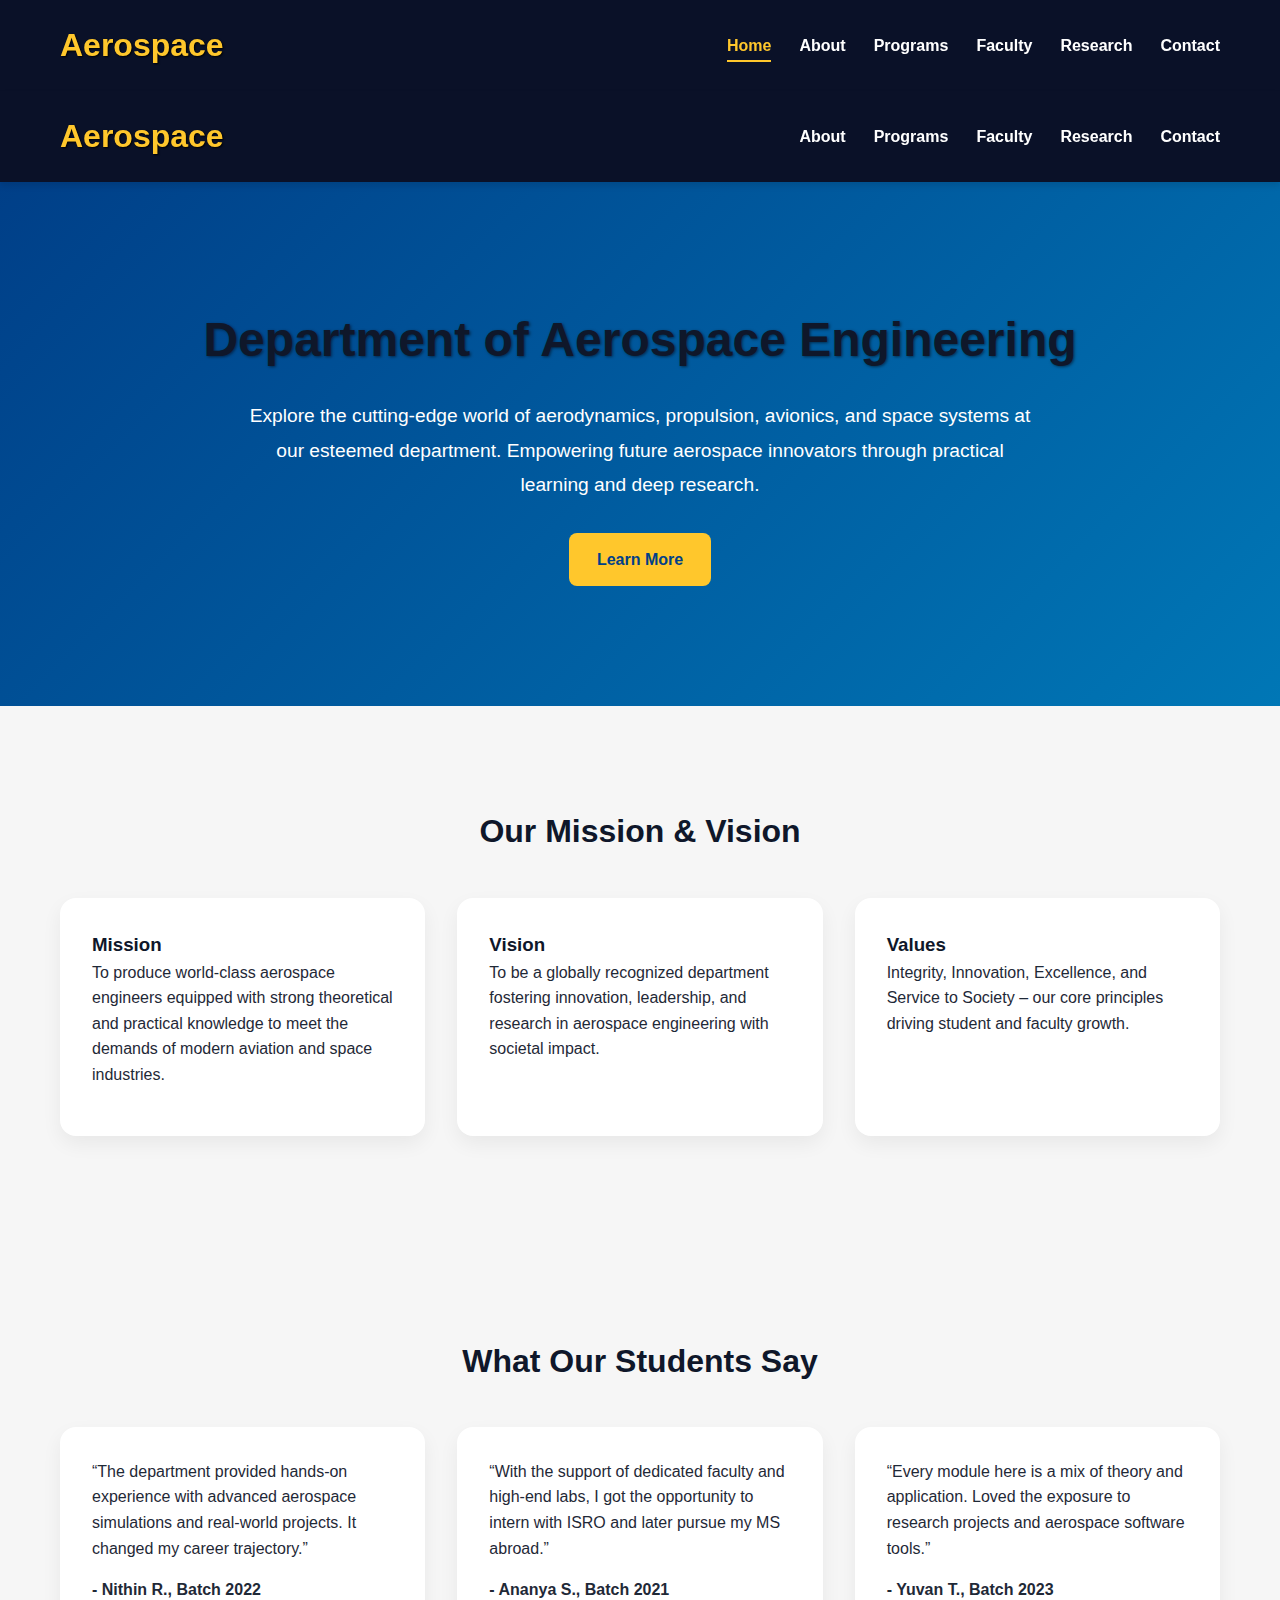
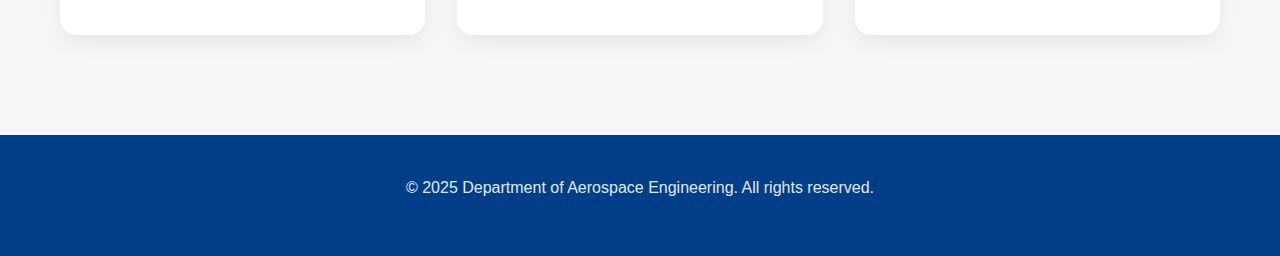
<file: index.html>
<!DOCTYPE html>
<html lang="en">
<head>
  <meta charset="UTF-8" />
  <meta name="viewport" content="width=device-width, initial-scale=1.0"/>
  <title>Department of Aerospace Engineering</title>
  <link rel="stylesheet" href="style.css" />
</head>
<body>
  <div id="navbar"></div>
  <!-- Navigation -->
  <header class="main-nav">
    <div class="nav-container">
      <a href="index.html" class="logo">Aerospace</a>
      <ul class="nav-links">
        <li><a href="about.html">About</a></li>
        <li><a href="programs.html">Programs</a></li>
        <li><a href="faculty.html">Faculty</a></li>
        <li><a href="research.html">Research</a></li>
        <li><a href="contact.html">Contact</a></li>
      </ul>
    </div>
  </header>

  <!-- Hero Section -->
  <section class="hero">
    <h1>Department of Aerospace Engineering</h1>
    <p>
      Explore the cutting-edge world of aerodynamics, propulsion, avionics, and space systems at our esteemed department. Empowering future aerospace innovators through practical learning and deep research.
    </p>
    <a href="about.html" class="hero-button">Learn More</a>
  </section>

  <!-- Mission & Vision -->
  <section>
    <div class="container">
      <h2>Our Mission & Vision</h2>
      <div class="grid-3">
        <div class="box">
          <h3>Mission</h3>
          <p>
            To produce world-class aerospace engineers equipped with strong theoretical and practical knowledge to meet the demands of modern aviation and space industries.
          </p>
        </div>
        <div class="box">
          <h3>Vision</h3>
          <p>
            To be a globally recognized department fostering innovation, leadership, and research in aerospace engineering with societal impact.
          </p>
        </div>
        <div class="box">
          <h3>Values</h3>
          <p>
            Integrity, Innovation, Excellence, and Service to Society – our core principles driving student and faculty growth.
          </p>
        </div>
      </div>
    </div>
  </section>

  <!-- Testimonials -->
  <section>
    <div class="container">
      <h2>What Our Students Say</h2>
      <div class="grid-3">
        <div class="box">
          <p>
            “The department provided hands-on experience with advanced aerospace simulations and real-world projects. It changed my career trajectory.”
          </p>
          <strong>- Nithin R., Batch 2022</strong>
        </div>
        <div class="box">
          <p>
            “With the support of dedicated faculty and high-end labs, I got the opportunity to intern with ISRO and later pursue my MS abroad.”
          </p>
          <strong>- Ananya S., Batch 2021</strong>
        </div>
        <div class="box">
          <p>
            “Every module here is a mix of theory and application. Loved the exposure to research projects and aerospace software tools.”
          </p>
          <strong>- Yuvan T., Batch 2023</strong>
        </div>
      </div>
    </div>
  </section>

  <!-- Footer -->
  <footer>
    <div class="footer-container">
      <p>&copy; 2025 Department of Aerospace Engineering. All rights reserved.</p>
    </div>
  </footer>

  <script src="navbar.js"></script>
</body>
</html>
</file>
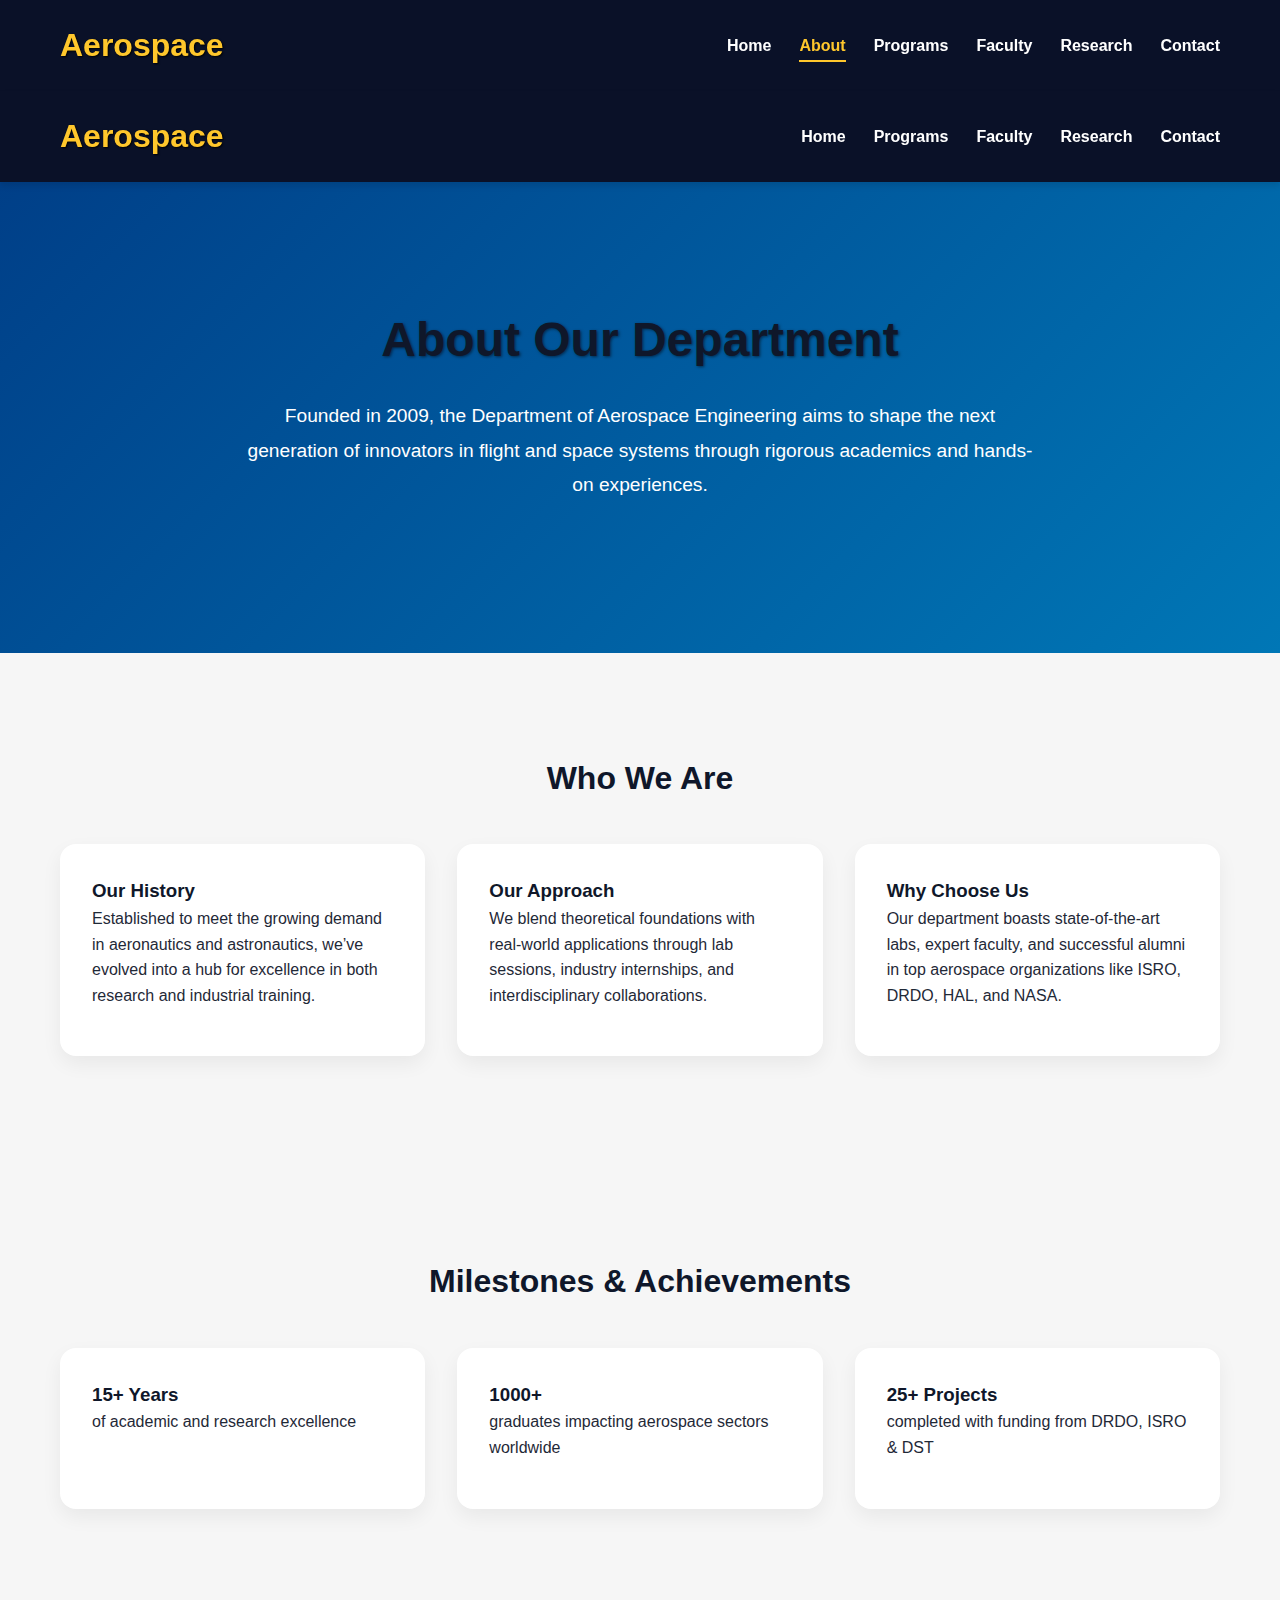
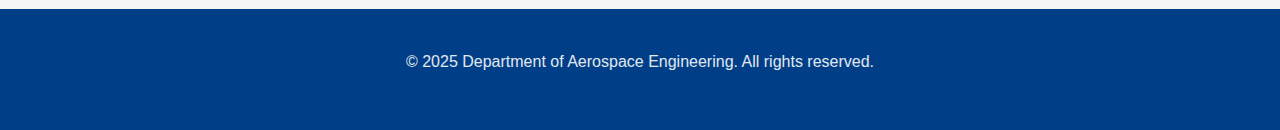
<file: about.html>
<!DOCTYPE html>
<html lang="en">
<head>
  <meta charset="UTF-8" />
  <meta name="viewport" content="width=device-width, initial-scale=1.0"/>
  <title>About | Aerospace Engineering</title>
  <link rel="stylesheet" href="style.css" />
</head>
<body>
    <div id="navbar"></div>
  <!-- Navigation -->
  <header class="main-nav">
    <div class="nav-container">
      <a href="index.html" class="logo">Aerospace</a>
      <ul class="nav-links">
        <li><a href="index.html">Home</a></li>
        <li><a href="programs.html">Programs</a></li>
        <li><a href="faculty.html">Faculty</a></li>
        <li><a href="research.html">Research</a></li>
        <li><a href="contact.html">Contact</a></li>
      </ul>
    </div>
  </header>

  <!-- About Hero -->
  <section class="hero">
    <h1>About Our Department</h1>
    <p>
      Founded in 2009, the Department of Aerospace Engineering aims to shape the next generation of innovators in flight and space systems through rigorous academics and hands-on experiences.
    </p>
  </section>

  <!-- Department Overview -->
  <section>
    <div class="container">
      <h2>Who We Are</h2>
      <div class="grid-3">
        <div class="box">
          <h3>Our History</h3>
          <p>
            Established to meet the growing demand in aeronautics and astronautics, we’ve evolved into a hub for excellence in both research and industrial training.
          </p>
        </div>
        <div class="box">
          <h3>Our Approach</h3>
          <p>
            We blend theoretical foundations with real-world applications through lab sessions, industry internships, and interdisciplinary collaborations.
          </p>
        </div>
        <div class="box">
          <h3>Why Choose Us</h3>
          <p>
            Our department boasts state-of-the-art labs, expert faculty, and successful alumni in top aerospace organizations like ISRO, DRDO, HAL, and NASA.
          </p>
        </div>
      </div>
    </div>
  </section>

  <!-- Stats & Achievements -->
  <section>
    <div class="container">
      <h2>Milestones & Achievements</h2>
      <div class="grid-3">
        <div class="box">
          <h3>15+ Years</h3>
          <p>of academic and research excellence</p>
        </div>
        <div class="box">
          <h3>1000+</h3>
          <p>graduates impacting aerospace sectors worldwide</p>
        </div>
        <div class="box">
          <h3>25+ Projects</h3>
          <p>completed with funding from DRDO, ISRO & DST</p>
        </div>
      </div>
    </div>
  </section>

  <!-- Footer -->
  <footer>
    <div class="footer-container">
      <p>&copy; 2025 Department of Aerospace Engineering. All rights reserved.</p>
    </div>
  </footer>

  <script src="navbar.js"></script>
</body>
</html>
</file>
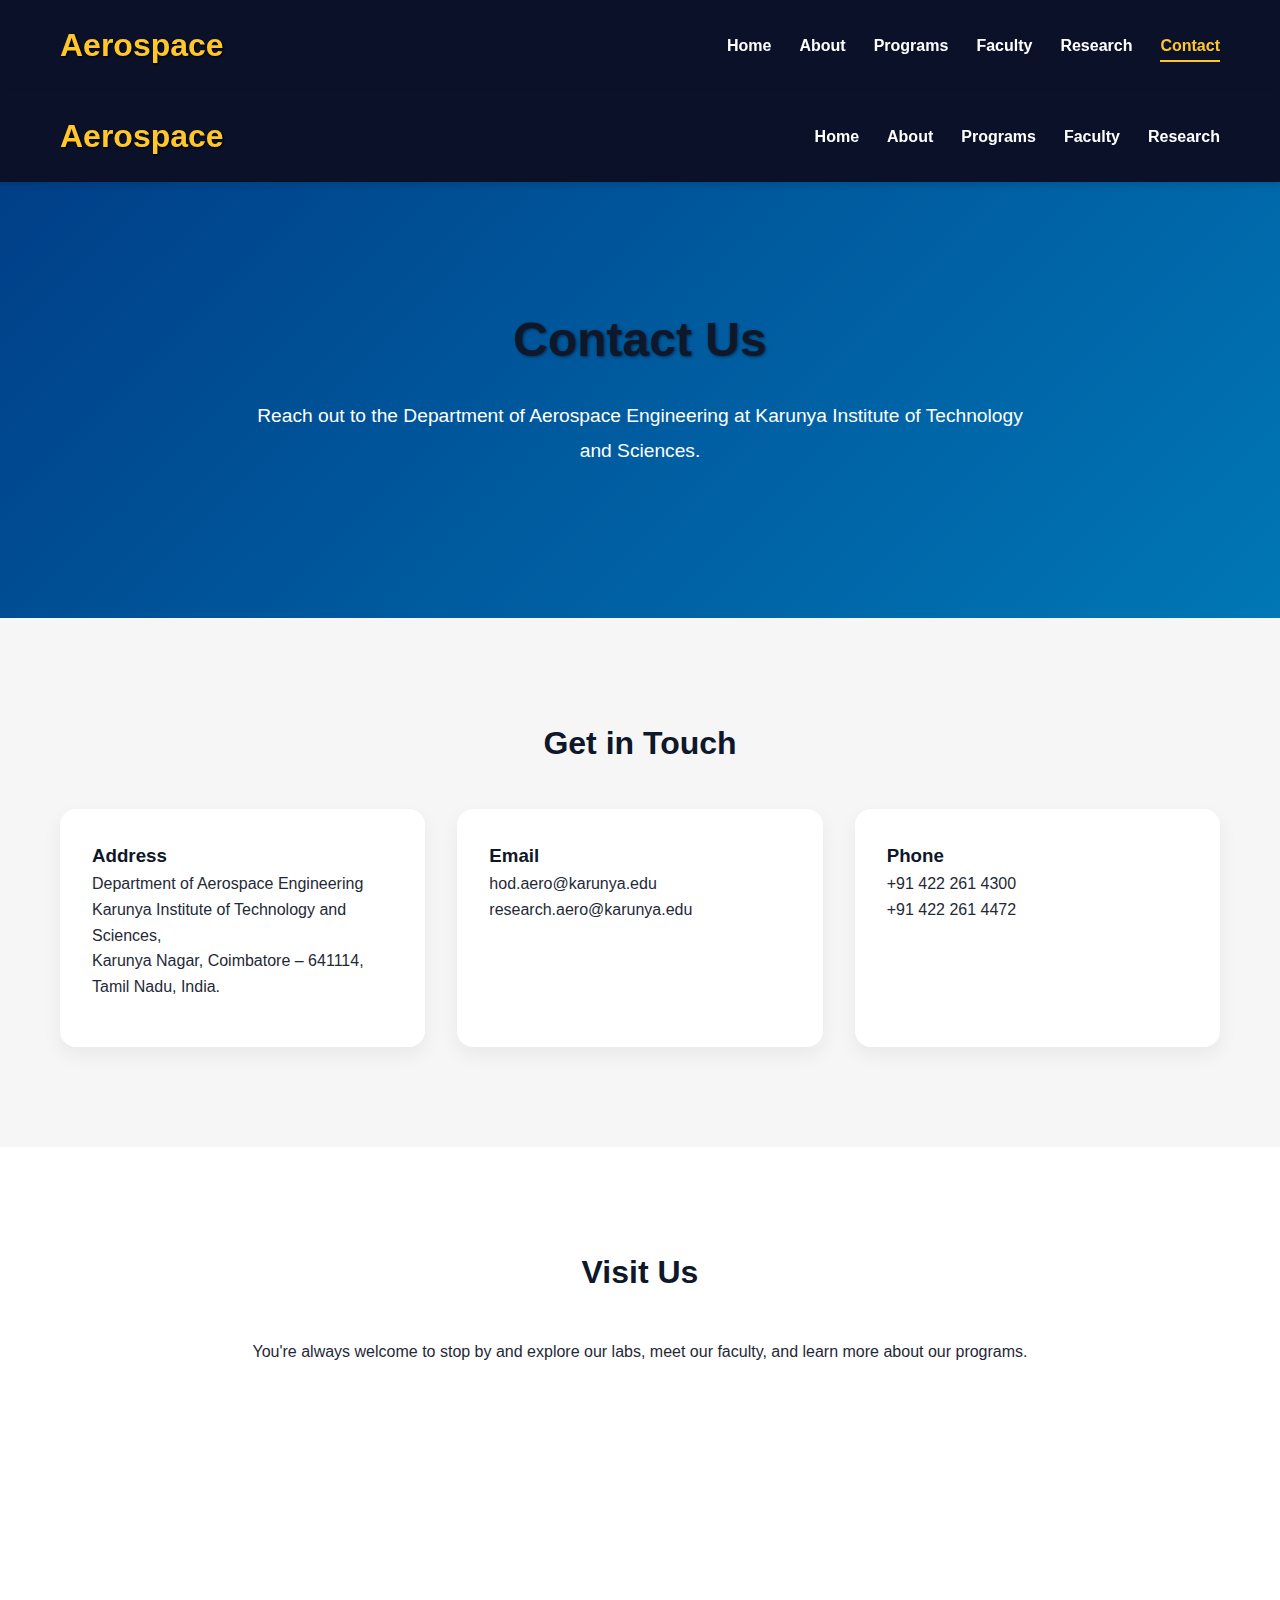
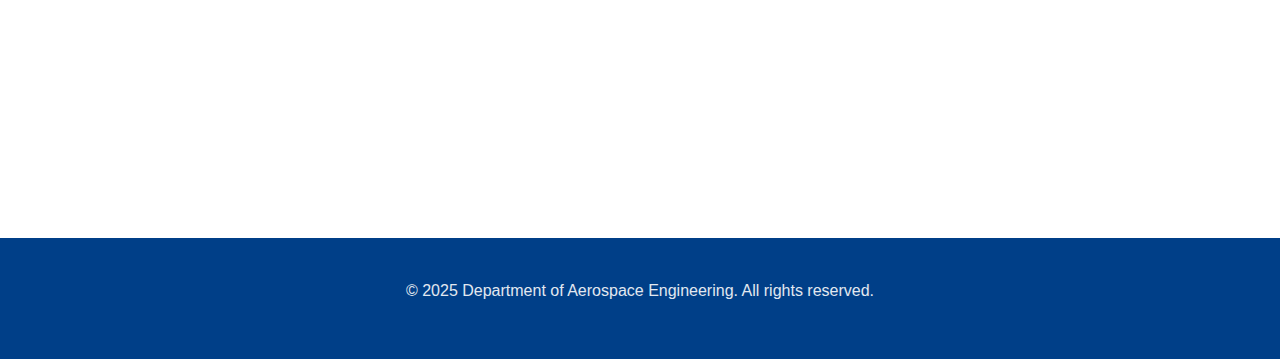
<file: contact.html>
<!DOCTYPE html>
<html lang="en">
<head>
  <meta charset="UTF-8" />
  <meta name="viewport" content="width=device-width, initial-scale=1.0"/>
  <title>Contact | Aerospace Engineering</title>
  <link rel="stylesheet" href="style.css" />
</head>
<body>
    <div id="navbar"></div>
  <!-- Navigation -->
  <header class="main-nav">
    <div class="nav-container">
      <a href="index.html" class="logo">Aerospace</a>
      <ul class="nav-links">
        <li><a href="index.html">Home</a></li>
        <li><a href="about.html">About</a></li>
        <li><a href="programs.html">Programs</a></li>
        <li><a href="faculty.html">Faculty</a></li>
        <li><a href="research.html">Research</a></li>
      </ul>
    </div>
  </header>

  <!-- Hero Section -->
  <section class="hero">
    <h1>Contact Us</h1>
    <p>Reach out to the Department of Aerospace Engineering at Karunya Institute of Technology and Sciences.</p>
  </section>

  <!-- Contact Info -->
  <section>
    <div class="container">
      <h2>Get in Touch</h2>
      <div class="grid-3">
        <div class="contact-block">
          <h3>Address</h3>
          <p>Department of Aerospace Engineering<br>
          Karunya Institute of Technology and Sciences,<br>
          Karunya Nagar, Coimbatore – 641114,<br>
          Tamil Nadu, India.</p>
        </div>
        <div class="contact-block">
          <h3>Email</h3>
          <p>hod.aero@karunya.edu<br>
          research.aero@karunya.edu</p>
        </div>
        <div class="contact-block">
          <h3>Phone</h3>
          <p>+91 422 261 4300<br>
          +91 422 261 4472</p>
        </div>
      </div>
    </div>
  </section>

  <!-- Map or Additional Form -->
  <section style="background-color: #ffffff;">
    <div class="container text-center">
      <h2>Visit Us</h2>
      <p>You're always welcome to stop by and explore our labs, meet our faculty, and learn more about our programs.</p>
      <iframe src="https://www.google.com/maps/embed?pb=!1m18!1m12!1m3!1d3914.3348728982533!2d76.73903717459852!3d10.934468489260642!2m3!1f0!2f0!3f0!3m2!1i1024!2i768!4f13.1!3m3!1m2!1s0x3ba859bc60edc3a3%3A0x1a080dc218ca0f84!2sKarunya%20Institute%20of%20Technology%20and%20Sciences!5e0!3m2!1sen!2sin!4v1718082099221!5m2!1sen!2sin" width="100%" height="350" style="border:0; border-radius: 12px;" allowfullscreen="" loading="lazy"></iframe>
    </div>
  </section>

  <!-- Footer -->
  <footer>
    <div class="footer-container">
      <p>&copy; 2025 Department of Aerospace Engineering. All rights reserved.</p>
    </div>
  </footer>

  <script src="navbar.js"></script>
</body>
</html>
</file>
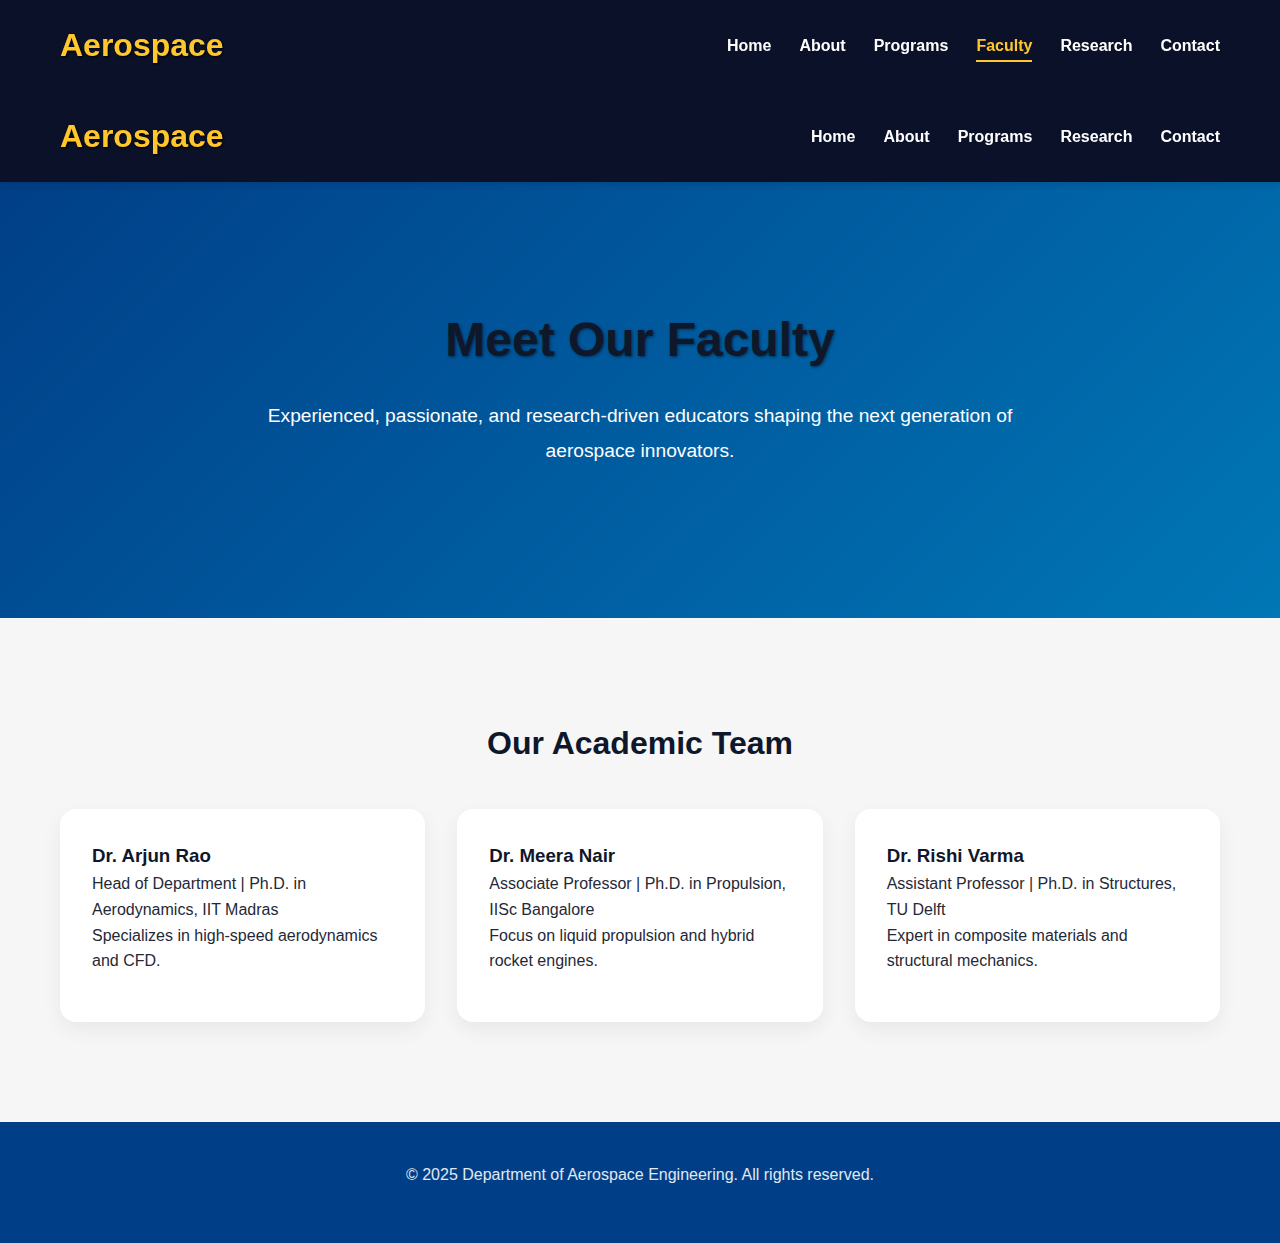
<file: faculty.html>
<!DOCTYPE html>
<html lang="en">
<head>
  <meta charset="UTF-8" />
  <meta name="viewport" content="width=device-width, initial-scale=1.0"/>
  <title>Faculty | Aerospace Engineering</title>
  <link rel="stylesheet" href="style.css" />
</head>
<body>
    <div id="navbar"></div>
  <!-- Navigation -->
  <header class="main-nav">
    <div class="nav-container">
      <a href="index.html" class="logo">Aerospace</a>
      <ul class="nav-links">
        <li><a href="index.html">Home</a></li>
        <li><a href="about.html">About</a></li>
        <li><a href="programs.html">Programs</a></li>
        <li><a href="research.html">Research</a></li>
        <li><a href="contact.html">Contact</a></li>
      </ul>
    </div>
  </header>

  <!-- Hero Section -->
  <section class="hero">
    <h1>Meet Our Faculty</h1>
    <p>Experienced, passionate, and research-driven educators shaping the next generation of aerospace innovators.</p>
  </section>

  <!-- Faculty Profiles -->
  <section>
    <div class="container">
      <h2>Our Academic Team</h2>
      <div class="grid-3">
        <div class="faculty-card">
          <h3>Dr. Arjun Rao</h3>
          <p>Head of Department | Ph.D. in Aerodynamics, IIT Madras<br/>Specializes in high-speed aerodynamics and CFD.</p>
        </div>
        <div class="faculty-card">
          <h3>Dr. Meera Nair</h3>
          <p>Associate Professor | Ph.D. in Propulsion, IISc Bangalore<br/>Focus on liquid propulsion and hybrid rocket engines.</p>
        </div>
        <div class="faculty-card">
          <h3>Dr. Rishi Varma</h3>
          <p>Assistant Professor | Ph.D. in Structures, TU Delft<br/>Expert in composite materials and structural mechanics.</p>
        </div>
      </div>
    </div>
  </section>

  <!-- Footer -->
  <footer>
    <div class="footer-container">
      <p>&copy; 2025 Department of Aerospace Engineering. All rights reserved.</p>
    </div>
  </footer>

  <script src="navbar.js"></script>
</body>
</html>
</file>
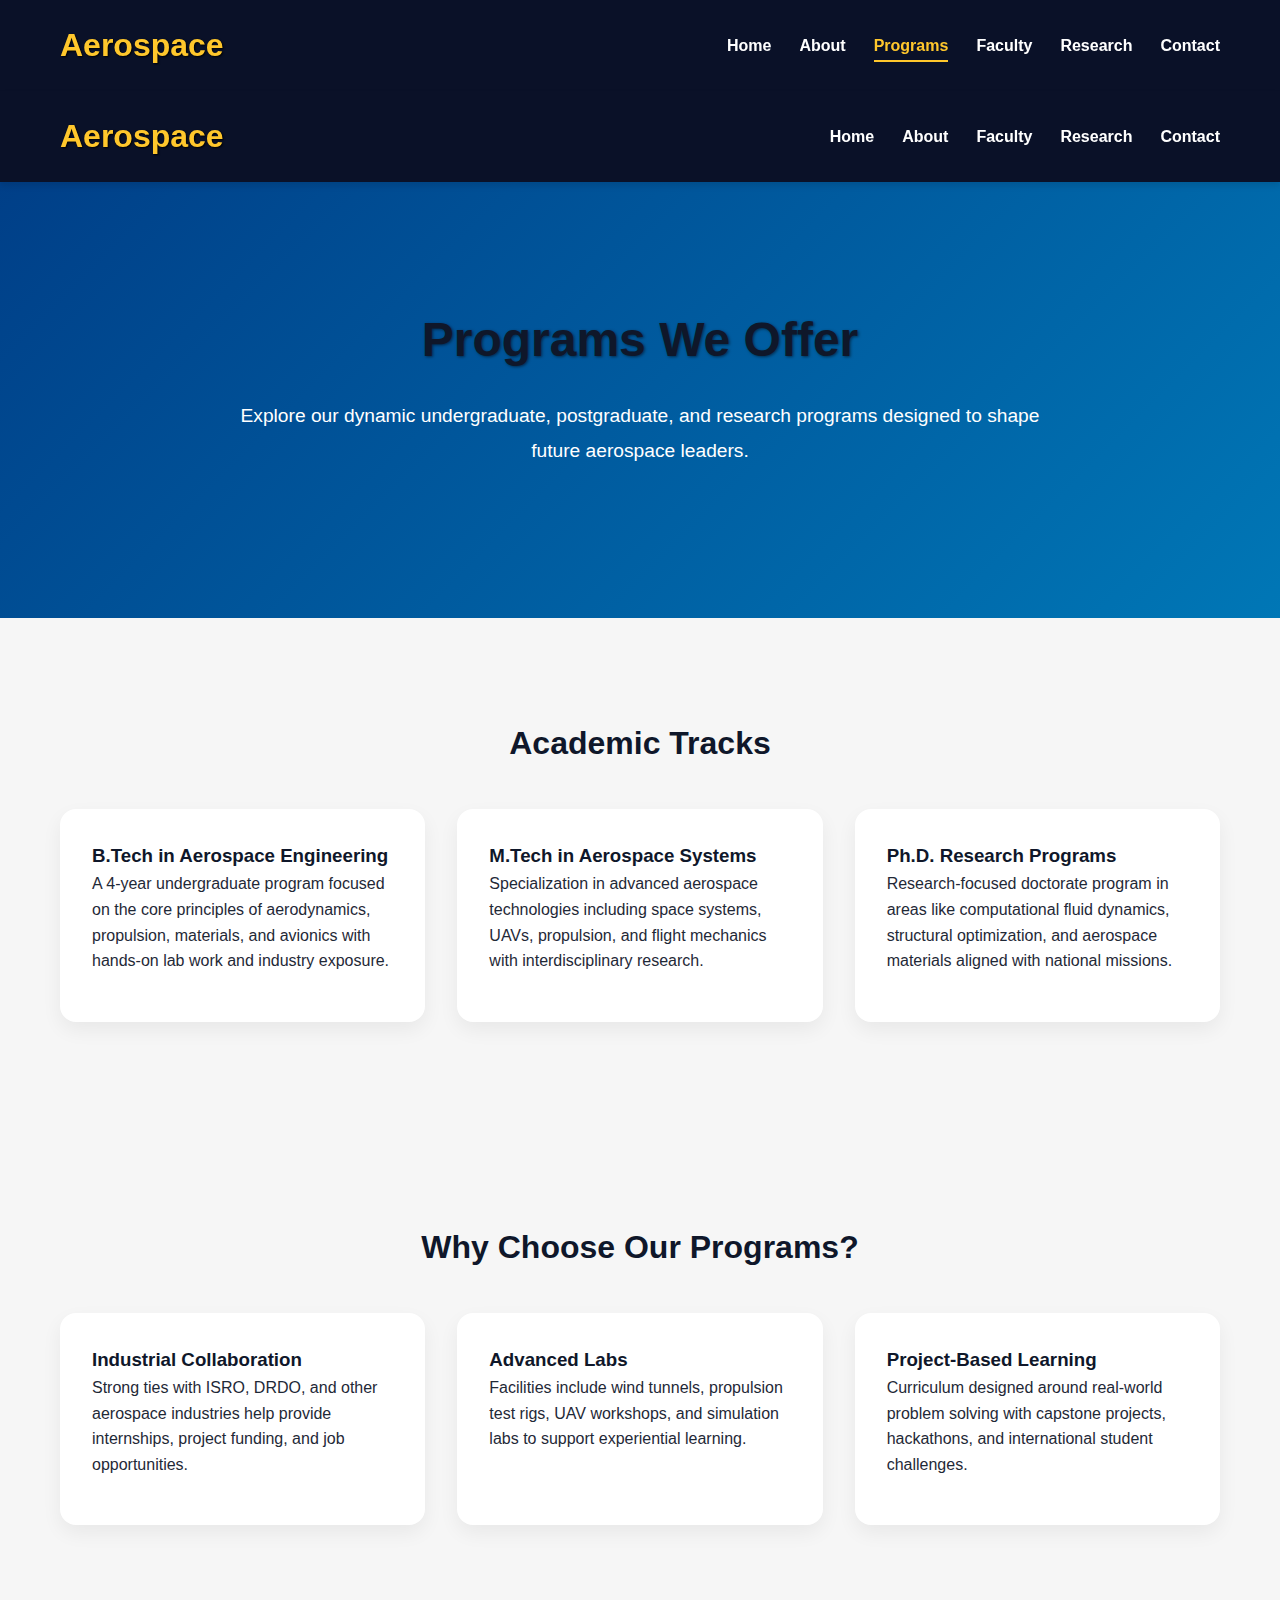
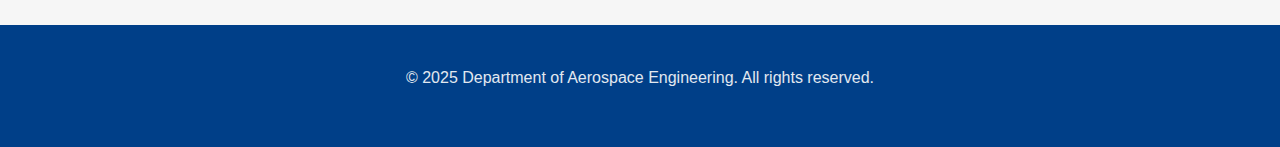
<file: programs.html>
<!DOCTYPE html>
<html lang="en">
<head>
  <meta charset="UTF-8" />
  <meta name="viewport" content="width=device-width, initial-scale=1.0"/>
  <title>Programs | Aerospace Engineering</title>
  <link rel="stylesheet" href="style.css" />
</head>
<body>
    <div id="navbar"></div>
  <!-- Navigation -->
  <header class="main-nav">
    <div class="nav-container">
      <a href="index.html" class="logo">Aerospace</a>
      <ul class="nav-links">
        <li><a href="index.html">Home</a></li>
        <li><a href="about.html">About</a></li>
        <li><a href="faculty.html">Faculty</a></li>
        <li><a href="research.html">Research</a></li>
        <li><a href="contact.html">Contact</a></li>
      </ul>
    </div>
  </header>

  <!-- Hero -->
  <section class="hero">
    <h1>Programs We Offer</h1>
    <p>Explore our dynamic undergraduate, postgraduate, and research programs designed to shape future aerospace leaders.</p>
  </section>

  <!-- Program Offerings -->
  <section>
    <div class="container">
      <h2>Academic Tracks</h2>
      <div class="grid-3">
        <div class="box">
          <h3>B.Tech in Aerospace Engineering</h3>
          <p>
            A 4-year undergraduate program focused on the core principles of aerodynamics, propulsion, materials, and avionics with hands-on lab work and industry exposure.
          </p>
        </div>
        <div class="box">
          <h3>M.Tech in Aerospace Systems</h3>
          <p>
            Specialization in advanced aerospace technologies including space systems, UAVs, propulsion, and flight mechanics with interdisciplinary research.
          </p>
        </div>
        <div class="box">
          <h3>Ph.D. Research Programs</h3>
          <p>
            Research-focused doctorate program in areas like computational fluid dynamics, structural optimization, and aerospace materials aligned with national missions.
          </p>
        </div>
      </div>
    </div>
  </section>

  <!-- Special Features -->
  <section>
    <div class="container">
      <h2>Why Choose Our Programs?</h2>
      <div class="grid-3">
        <div class="box">
          <h3>Industrial Collaboration</h3>
          <p>
            Strong ties with ISRO, DRDO, and other aerospace industries help provide internships, project funding, and job opportunities.
          </p>
        </div>
        <div class="box">
          <h3>Advanced Labs</h3>
          <p>
            Facilities include wind tunnels, propulsion test rigs, UAV workshops, and simulation labs to support experiential learning.
          </p>
        </div>
        <div class="box">
          <h3>Project-Based Learning</h3>
          <p>
            Curriculum designed around real-world problem solving with capstone projects, hackathons, and international student challenges.
          </p>
        </div>
      </div>
    </div>
  </section>

  <!-- Footer -->
  <footer>
    <div class="footer-container">
      <p>&copy; 2025 Department of Aerospace Engineering. All rights reserved.</p>
    </div>
  </footer>

  <script src="navbar.js"></script>
</body>
</html>
</file>
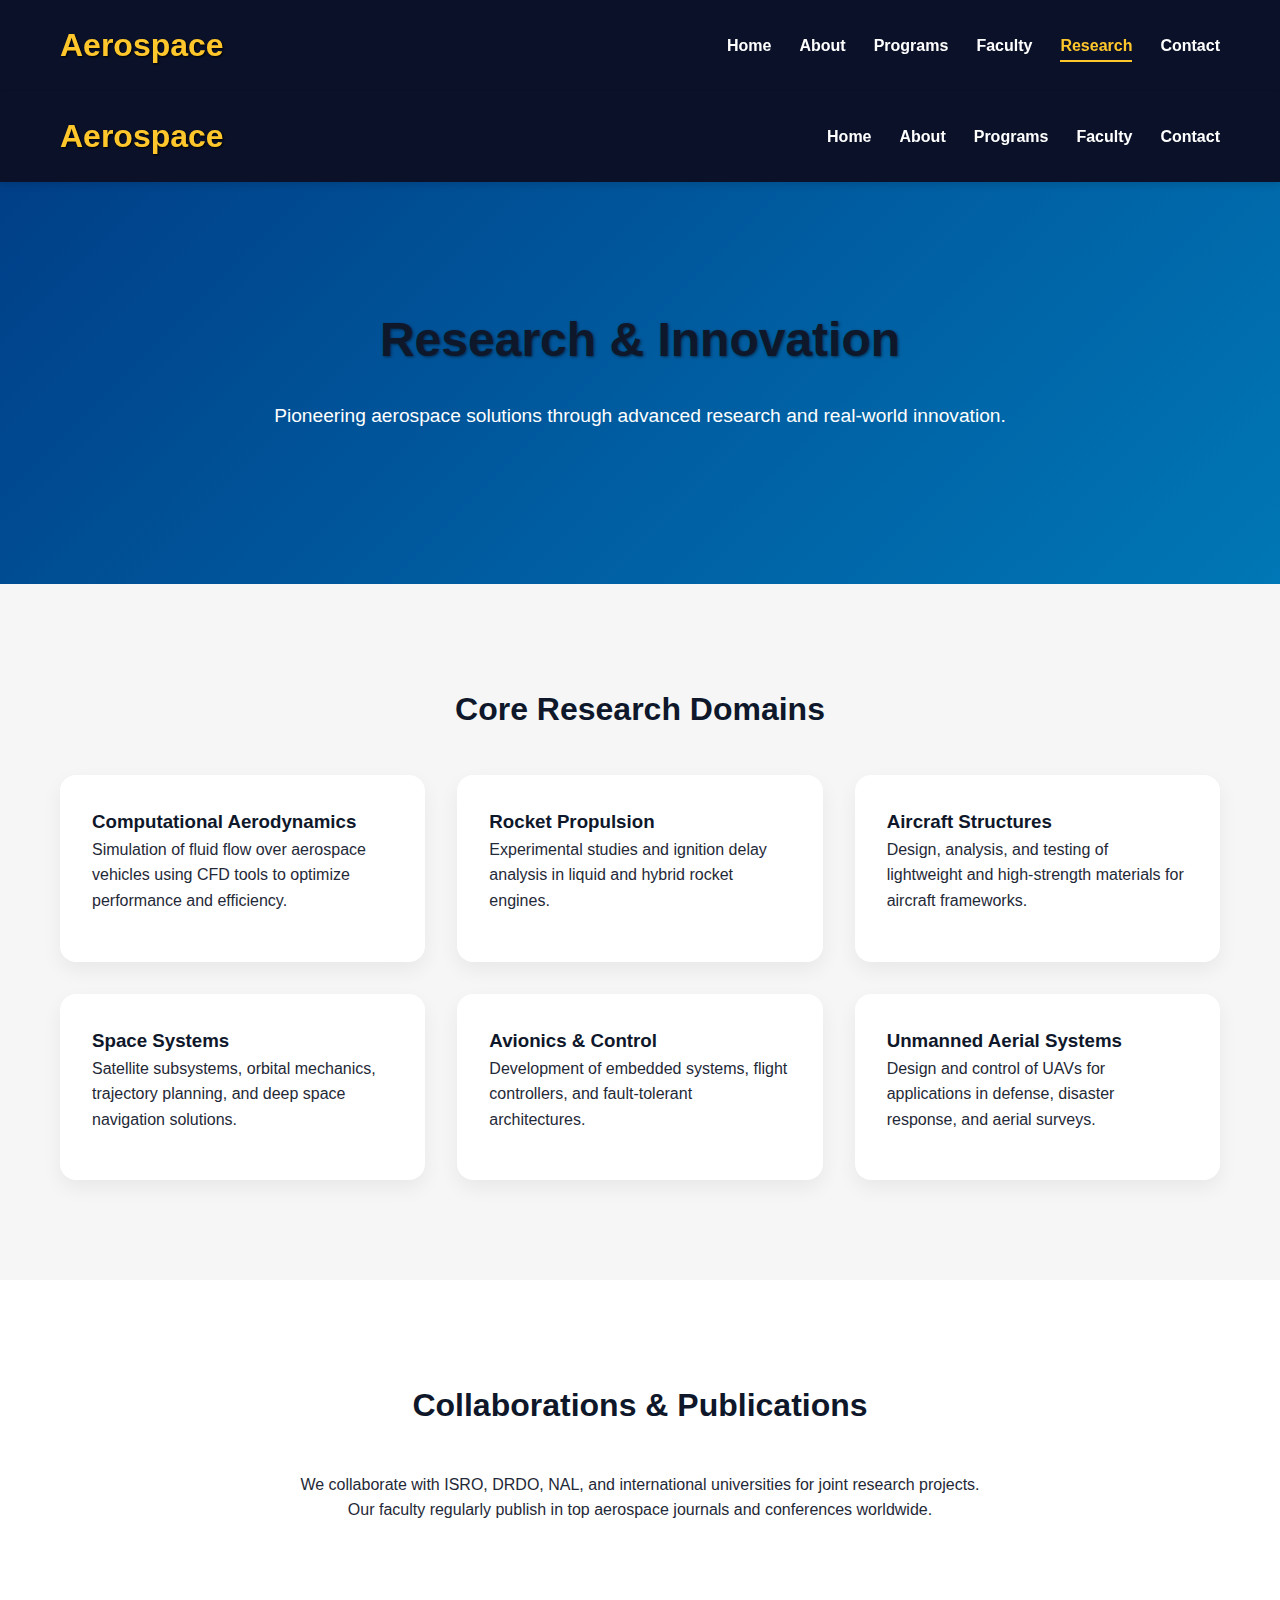
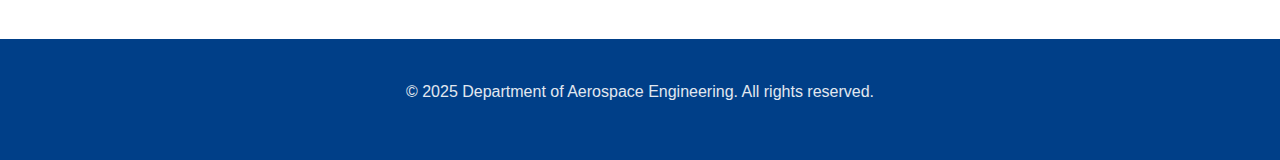
<file: research.html>
<!DOCTYPE html>
<html lang="en">
<head>
  <meta charset="UTF-8" />
  <meta name="viewport" content="width=device-width, initial-scale=1.0"/>
  <title>Research | Aerospace Engineering</title>
  <link rel="stylesheet" href="style.css" />
</head>
<body>
    <div id="navbar"></div>
  <!-- Navigation -->
  <header class="main-nav">
    <div class="nav-container">
      <a href="index.html" class="logo">Aerospace</a>
      <ul class="nav-links">
        <li><a href="index.html">Home</a></li>
        <li><a href="about.html">About</a></li>
        <li><a href="programs.html">Programs</a></li>
        <li><a href="faculty.html">Faculty</a></li>
        <li><a href="contact.html">Contact</a></li>
      </ul>
    </div>
  </header>

  <!-- Hero Section -->
  <section class="hero">
    <h1>Research & Innovation</h1>
    <p>Pioneering aerospace solutions through advanced research and real-world innovation.</p>
  </section>

  <!-- Research Focus Areas -->
  <section>
    <div class="container">
      <h2>Core Research Domains</h2>
      <div class="grid-3">
        <div class="box">
          <h3>Computational Aerodynamics</h3>
          <p>Simulation of fluid flow over aerospace vehicles using CFD tools to optimize performance and efficiency.</p>
        </div>
        <div class="box">
          <h3>Rocket Propulsion</h3>
          <p>Experimental studies and ignition delay analysis in liquid and hybrid rocket engines.</p>
        </div>
        <div class="box">
          <h3>Aircraft Structures</h3>
          <p>Design, analysis, and testing of lightweight and high-strength materials for aircraft frameworks.</p>
        </div>
        <div class="box">
          <h3>Space Systems</h3>
          <p>Satellite subsystems, orbital mechanics, trajectory planning, and deep space navigation solutions.</p>
        </div>
        <div class="box">
          <h3>Avionics & Control</h3>
          <p>Development of embedded systems, flight controllers, and fault-tolerant architectures.</p>
        </div>
        <div class="box">
          <h3>Unmanned Aerial Systems</h3>
          <p>Design and control of UAVs for applications in defense, disaster response, and aerial surveys.</p>
        </div>
      </div>
    </div>
  </section>

  <!-- Research Collaboration -->
  <section style="background-color: #ffffff;">
    <div class="container text-center">
      <h2>Collaborations & Publications</h2>
      <p>We collaborate with ISRO, DRDO, NAL, and international universities for joint research projects.<br/>
         Our faculty regularly publish in top aerospace journals and conferences worldwide.</p>
    </div>
  </section>

  <!-- Footer -->
  <footer>
    <div class="footer-container">
      <p>&copy; 2025 Department of Aerospace Engineering. All rights reserved.</p>
    </div>
  </footer>

  <script src="navbar.js"></script>
</body>
</html>
</file>
<file: style.css>
/* ----------------------------------
   Base Reset & Typography
---------------------------------- */
* {
  margin: 0;
  padding: 0;
  box-sizing: border-box;
}

html {
  scroll-behavior: smooth;
}

body {
  font-family: 'Inter', sans-serif;
  background-color: #f9fafb;
  color: #1f2937;
  line-height: 1.6;
}

h1, h2, h3, h4, h5, h6 {
  font-weight: 700;
  color: #0f172a;
}

h2 {
  text-align: center;
  font-size: 2rem;
  margin-bottom: 40px;
}

p {
  margin-bottom: 1em;
  font-size: 1rem;
}

a {
  color: #1d4ed8;
  text-decoration: none;
}

a:hover {
  text-decoration: underline;
}

/* ----------------------------------
   Navigation Bar (Updated Styling)
---------------------------------- */
.main-nav {
  background-color: #0a1128;
  padding: 20px 0;
  position: sticky;
  top: 0;
  z-index: 999;
  width: 100%;
  box-shadow: 0 4px 6px rgba(0, 0, 0, 0.1);
}

.nav-container {
  max-width: 1200px;
  margin: 0 auto;
  display: flex;
  justify-content: space-between;
  align-items: center;
  padding: 0 20px;
}

.logo {
  color: #ffc72c;
  font-size: 2rem;
  font-weight: 800;
  text-decoration: none;
  text-shadow: 1px 1px 2px #000;
}

.nav-links {
  list-style: none;
  display: flex;
  gap: 28px;
}

.nav-links li a {
  color: #ffffff;
  font-weight: 600;
  transition: color 0.3s ease, border-bottom 0.3s ease;
  padding: 6px 0;
}

.nav-links a.active,
.nav-links a:hover {
  color: #ffc72c;
  border-bottom: 2px solid #ffc72c;
}

/* ----------------------------------
   Hero Section
---------------------------------- */
.hero {
  background: linear-gradient(135deg, #003f88, #0077b6);
  color: white;
  text-align: center;
  padding: 120px 20px;
}

.hero h1 {
  font-size: 3rem;
  margin-bottom: 20px;
  text-shadow: 1px 1px 3px rgba(0, 0, 0, 0.5);
}

.hero p {
  font-size: 1.2rem;
  max-width: 800px;
  margin: 0 auto 30px;
  line-height: 1.8;
}

.hero-button {
  background-color: #ffc72c;
  color: #003f88;
  padding: 14px 28px;
  border-radius: 8px;
  font-weight: 600;
  display: inline-block;
  transition: background-color 0.3s ease, transform 0.3s ease;
}

.hero-button:hover {
  background-color: #ffb703;
  transform: translateY(-3px);
}

/* ----------------------------------
   Section Styling
---------------------------------- */
section {
  padding: 100px 20px;
  background-color: #f6f6f6;
}

.container {
  max-width: 1200px;
  margin: 0 auto;
  padding: 0 20px;
}

.text-center {
  text-align: center;
}

/* ----------------------------------
   Grids and Cards
---------------------------------- */
.grid-3 {
  display: grid;
  grid-template-columns: repeat(auto-fit, minmax(280px, 1fr));
  gap: 32px;
}

.box,
.faculty-card,
.contact-block {
  background-color: #ffffff;
  border-radius: 16px;
  padding: 32px;
  box-shadow: 0 8px 20px rgba(0, 0, 0, 0.06);
  transition: transform 0.3s ease;
}

.box:hover,
.faculty-card:hover,
.contact-block:hover {
  transform: translateY(-6px);
}

.faculty-card img {
  border-radius: 50%;
  width: 120px;
  height: 120px;
  object-fit: cover;
  margin-bottom: 12px;
}

/* ----------------------------------
   Footer
---------------------------------- */
footer {
  background-color: #003f88;
  color: #e2e8f0;
  padding: 40px 20px;
  text-align: center;
}

.footer-container {
  max-width: 1200px;
  margin: 0 auto;
}

/* ----------------------------------
   Accordion
---------------------------------- */
.accordion-item {
  width: 100%;
}

.accordion-item input {
  display: none;
}

.accordion-item label {
  display: block;
  background-color: #00509d;
  color: white;
  font-weight: 600;
  padding: 16px 24px;
  cursor: pointer;
  border-radius: 8px 8px 0 0;
}

.accordion-content {
  background: #ffffff;
  padding: 20px 24px;
  border-radius: 0 0 8px 8px;
  display: none;
}

.accordion-item input:checked + label + .accordion-content {
  display: block;
}

/* ----------------------------------
   Responsive Design
---------------------------------- */
@media (max-width: 768px) {
  .nav-links {
    flex-direction: column;
    align-items: center;
    gap: 12px;
  }

  .hero h1 {
    font-size: 2rem;
  }

  .hero p {
    font-size: 1rem;
  }

  .grid-3 {
    grid-template-columns: 1fr;
  }
}
</file>
